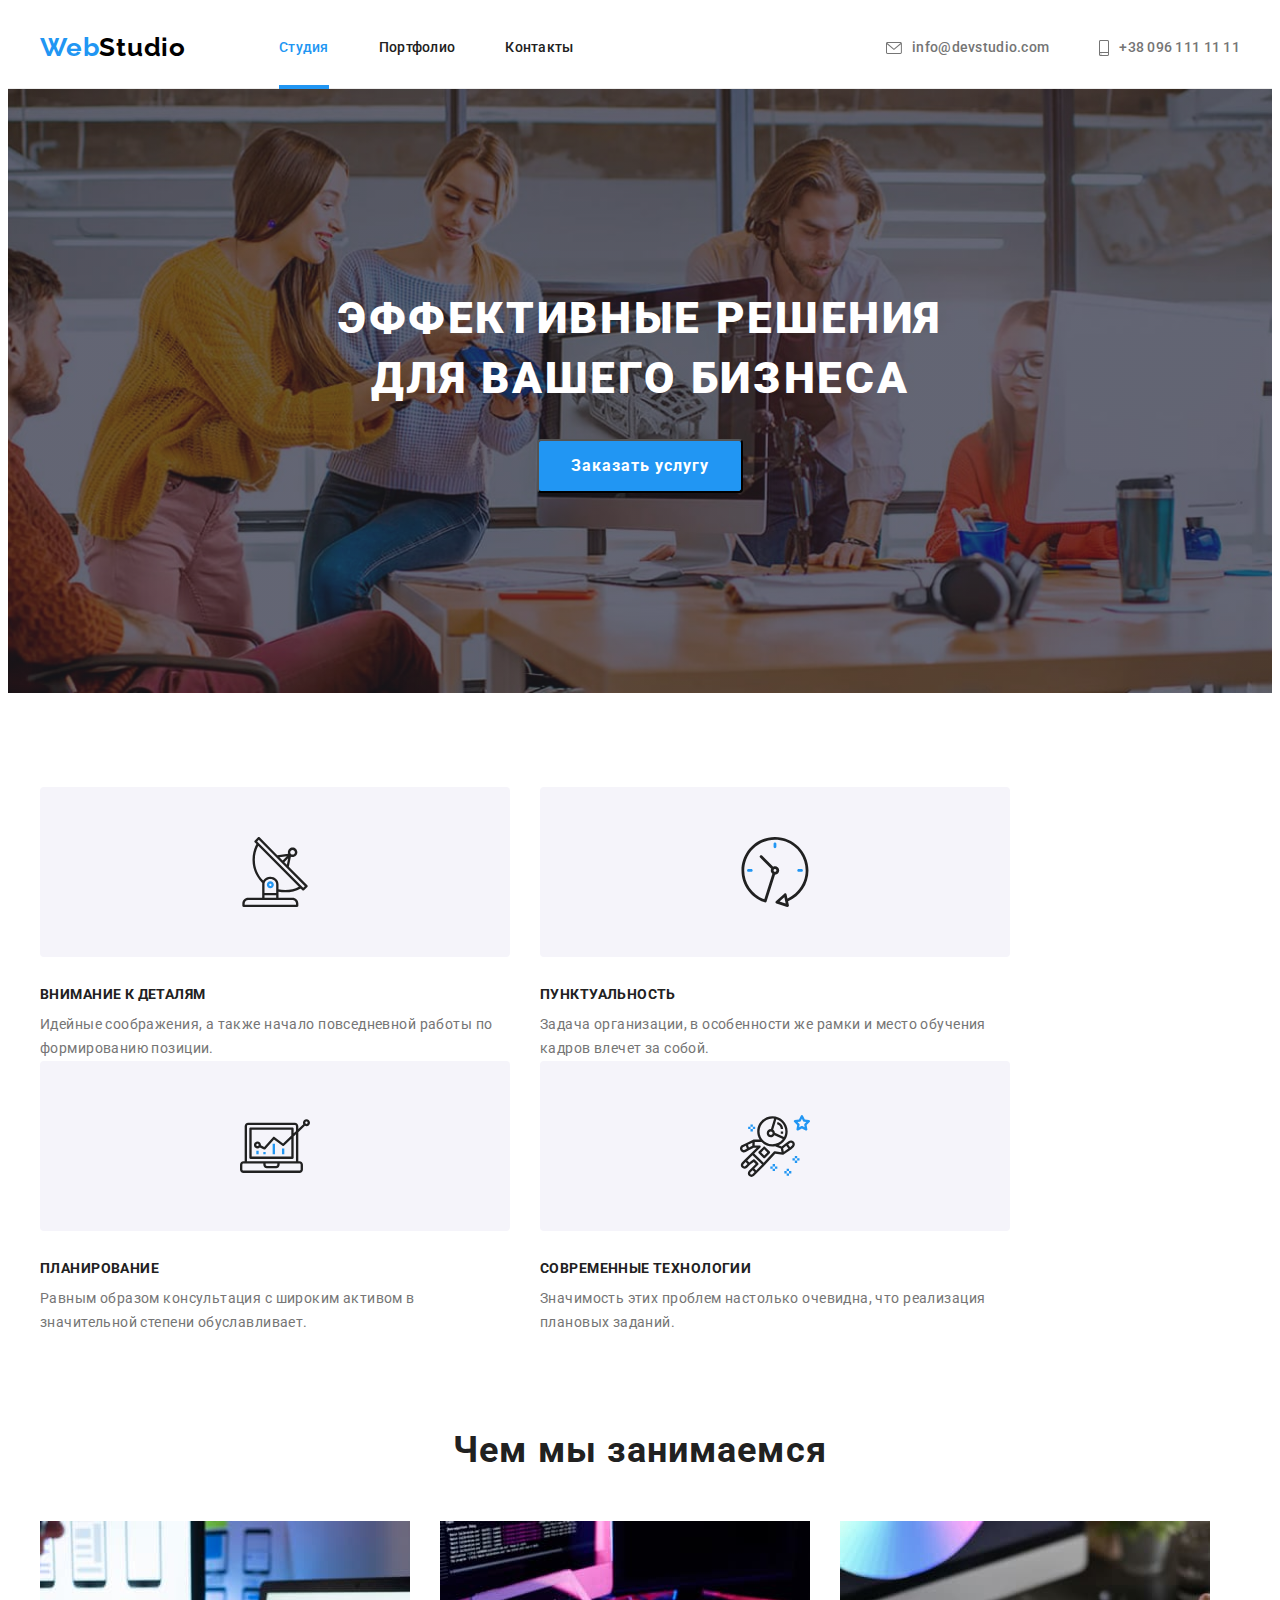
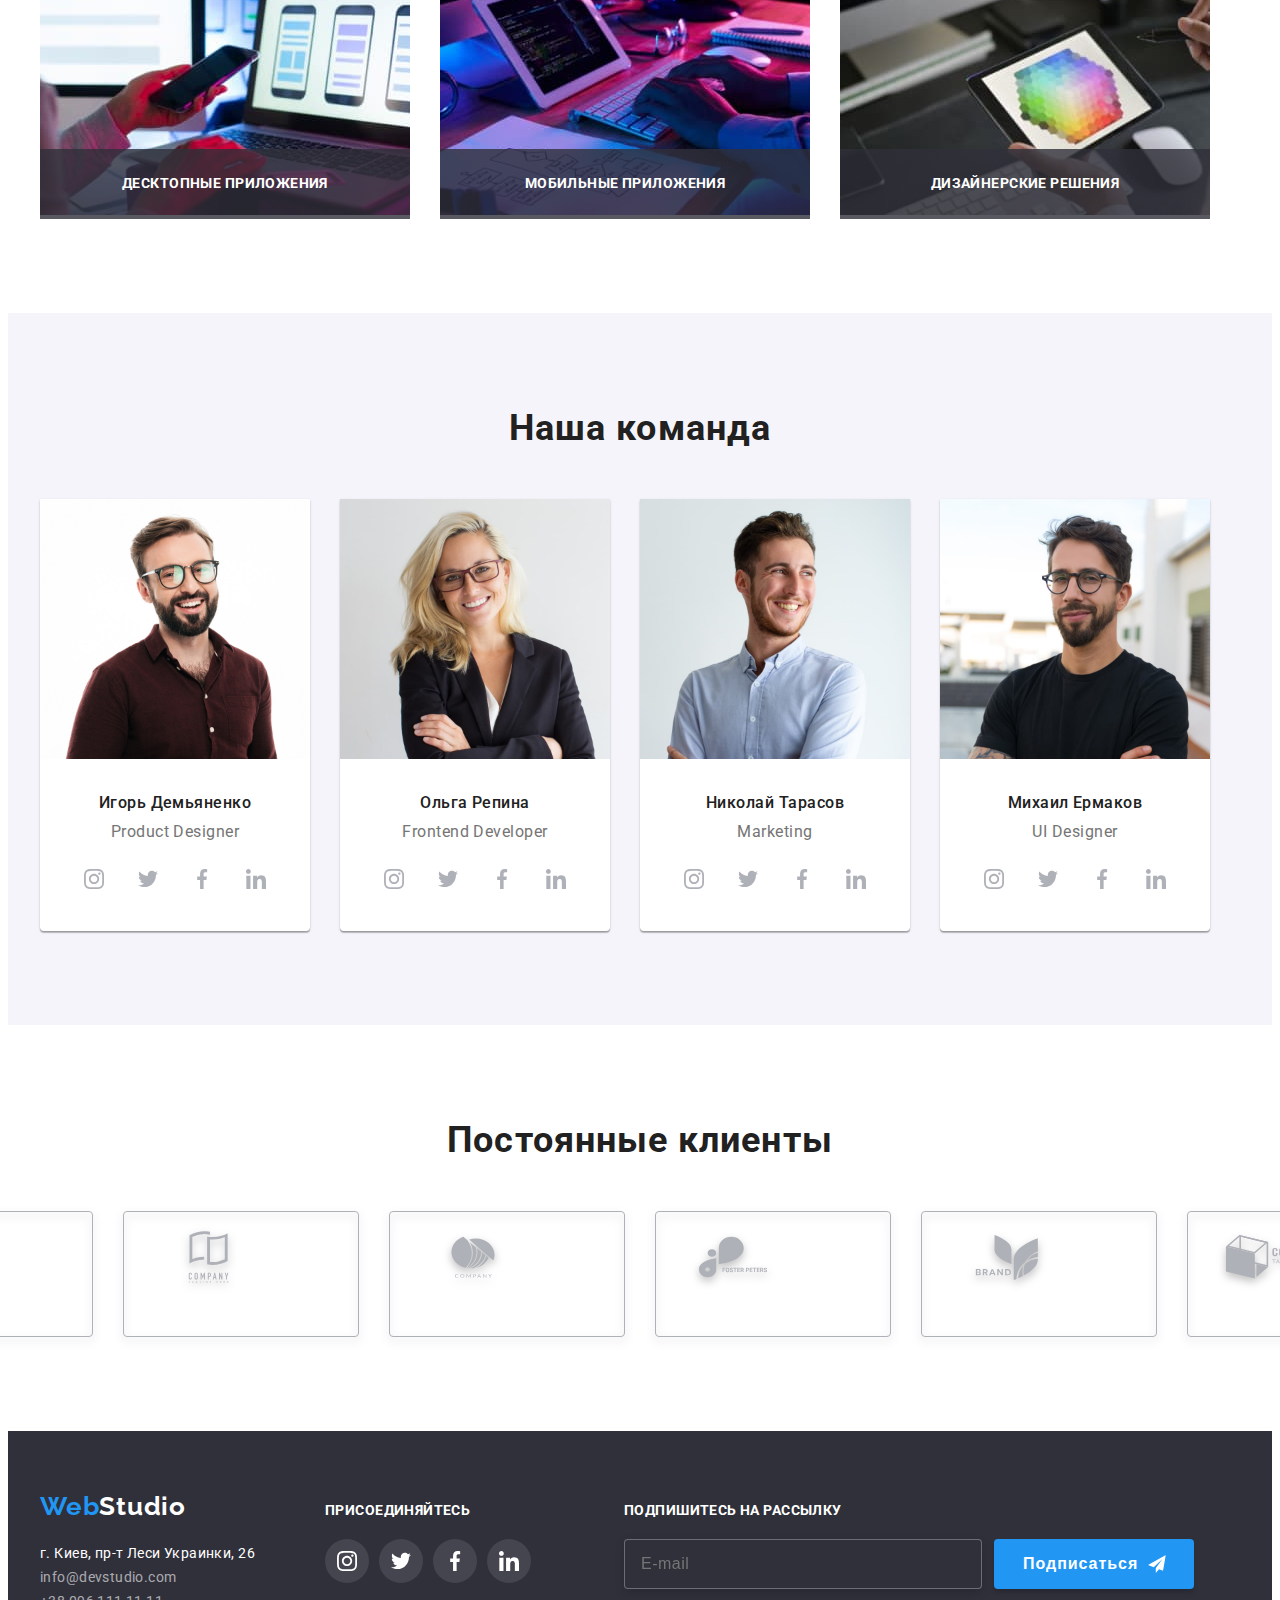
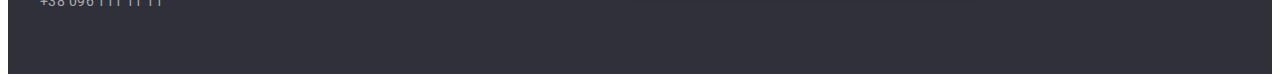
<file: index.html>
<!DOCTYPE html>
<html lang="ru">
  <head>
    <meta charset="UTF-8" />
    <meta http-equiv="X-UA-Compatible" content="IE=edge" />
    <meta name="viewport" content="width=device-width, initial-scale=1.0" />
    <title>Git rules!</title>
    <link rel="preconnect" href="https://fonts.googleapis.com" />
    <link rel="preconnect" href="https://fonts.gstatic.com" crossorigin />
    <link
      href="https://fonts.googleapis.com/css2?family=Raleway:wght@700&family=Roboto:wght@400;500;700;900&display=swap"
      rel="stylesheet"
    />
    <link
      rel="stylesheet"
      href="https://cdnjs.cloudflare.com/ajax/libs/modern-normalize/1.1.0/modern-normalize.min.css"
      integrity="sha512-wpPYUAdjBVSE4KJnH1VR1HeZfpl1ub8YT/NKx4PuQ5NmX2tKuGu6U/JRp5y+Y8XG2tV+wKQpNHVUX03MfMFn9Q=="
      crossorigin="anonymous"
      referrerpolicy="no-referrer"
    />
    <link rel="stylesheet" href="./css/style.css" />
    <link rel="stylesheet" href="./css/main.min.css" />
  </head>
  <body>
    <header class="header">
      <div class="container">
        <nav class="header__navigation">
          <a lang="en" href="" class="header__logo-web link"
            >Web<span class="header__logo-studio link">Studio</span>
          </a>
          <ul class="header__list list">
            <li class="header__item"><a class="header__studio link" href="">Студия</a></li>
            <li class="header__item">
              <a class="header__potfolio link" href="./portfolio.html">Портфолио</a>
            </li>
            <li class="header__item"><a class="header__contact link" href="">Контакты</a></li>
          </ul>
        </nav>
        <ul class="header__right list">
          <li class="header__right-item">
            <a class="header__email link" href="mailto:info@devstudio.com">
              <svg class="header__icons" width="16" height="12">
                <use class="icons__envelope" href="./images/icons.svg#icon-envelope"></use>
              </svg>
              info@devstudio.com</a
            >
          </li>
          <li class="header__right-item">
            <a class="header__tel link" href="tel:+380961111111">
              <svg class="header__icons" width="10" height="16">
                <use class="icons__smartphone" href="./images/icons.svg#icon-smartphone"></use>
              </svg>
              +38 096 111 11 11</a
            >
          </li>
        </ul>
      </div>
    </header>
    <main>
      <section class="hero">
        <h1 class="hero__title">Эффективные решения для вашего бизнеса</h1>
        <button class="hero__button" type="button" data-modal-open>Заказать услугу</button>
      </section>
      <section class="peculiarities">
        <div class="container">
          <ul class="peculiarities__list">
            <li class="peculiarities__main list">
              <div class="peculiarities__icons list">
                <svg class="peculiarities__icons-icons">
                  <use class="antenna" href="./images/icons.svg#icon-antenna"></use>
                </svg>
              </div>
              <h3 class="peculiarities__main-title">Внимание к деталям</h3>
              <p class="peculiarities__main-title-org">
                Идейные соображения, а также начало повседневной работы по формированию позиции.
              </p>
            </li>
            <li class="peculiarities__main list">
              <div class="peculiarities__icons list">
                <svg class="peculiarities__icons-icons">
                  <use class="clock" href="./images/icons.svg#icon-clock"></use>
                </svg>
              </div>
              <h3 class="peculiarities__main-title">Пунктуальность</h3>
              <p class="peculiarities__main-title-org">
                Задача организации, в особенности же рамки и место обучения кадров влечет за собой.
              </p>
            </li>
            <li class="peculiarities__main list">
              <div class="peculiarities__icons list">
                <svg class="peculiarities__icons-icons">
                  <use class="diagram" href="./images/icons.svg#icon-diagram"></use>
                </svg>
              </div>
              <h3 class="peculiarities__main-title">Планирование</h3>
              <p class="peculiarities__main-title-org">
                Равным образом консультация с широким активом в значительной степени обуславливает.
              </p>
            </li>
            <li class="peculiarities__main list">
              <div class="peculiarities__icons list">
                <svg class="peculiarities__icons-icons">
                  <use class="astronaut" href="./images/icons.svg#icon-astronaut"></use>
                </svg>
              </div>
              <h3 class="peculiarities__main-title">Современные технологии</h3>
              <p class="peculiarities__main-title-org">
                Значимость этих проблем настолько очевидна, что реализация плановых заданий.
              </p>
            </li>
          </ul>
        </div>
      </section>
      <section class="doing">
        <div class="container">
          <h2 class="doing__title">Чем мы занимаемся</h2>
          <ul class="doing__image list">
            <li class="doing__image-pictures">
              <img src="./images/doing/img1.jpg" alt="Разработка сайта" width="370" height="294" />
              <h3 class="doing__kind">Десктопные приложения</h3>
            </li>
            <li class="doing__image-pictures">
              <img src="./images/doing/img2.jpg" alt="Дизайн" width="370" height="294" />
              <h3 class="doing__kind">Мобильные приложения</h3>
            </li>
            <li class="doing__image-pictures">
              <img src="./images/doing/img3.jpg" alt="Графика и цвет" width="370" height="294" />
              <h3 class="doing__kind">Дизайнерские решения</h3>
            </li>
          </ul>
        </div>
      </section>
      <section class="team">
        <div class="container">
          <h2 class="team__title">Наша команда</h2>
          <ul class="team__worker list">
            <li class="team__worker-about">
              <img
                class="cards-workers"
                src="./images/team/demyanenko.jpg"
                alt="Игорь Демьяненко"
                width="270"
                height="260"
              />
              <div class="team__name-function-worker">
                <h3 class="team__worker-about-name">Игорь Демьяненко</h3>
                <p class="team__worker-function" lang="en">Product Designer</p>
                <ul class="team__worker-socials">
                  <li class="team__socials-item list">
                    <a class="team__socials-link link" href="">
                      <svg class="team__socials-icons" width="20" height="20">
                        <use class="instagram" href="./images/icons.svg#icon-instagram"></use>
                      </svg>
                    </a>
                  </li>
                  <li class="team__socials-item list">
                    <a class="team__socials-link link" href="">
                      <svg class="team__socials-icons" width="20" height="20">
                        <use class="twitter" href="./images/icons.svg#icon-twitter"></use>
                      </svg>
                    </a>
                  </li>
                  <li class="team__socials-item list">
                    <a class="team__socials-link link" href="">
                      <svg class="team__socials-icons" width="20" height="20">
                        <use class="facebook" href="./images/icons.svg#icon-facebook"></use>
                      </svg>
                    </a>
                  </li>
                  <li class="team__socials-item list">
                    <a class="team__socials-link link" href="">
                      <svg class="team__socials-icons" width="20" height="20">
                        <use class="linkedin" href="./images/icons.svg#icon-linkedin"></use>
                      </svg>
                    </a>
                  </li>
                </ul>
              </div>
            </li>
            <li class="team__worker-about">
              <img
                class="cards-workers"
                src="./images/team/repina.jpg"
                alt="Ольга Репина"
                width="270"
                height="260"
              />
              <div class="team__name-function-worker">
                <h3 class="team__worker-about-name">Ольга Репина</h3>
                <p class="team__worker-function" lang="en">Frontend Developer</p>
                <ul class="team__worker-socials">
                  <li class="team__socials-item list">
                    <a class="team__socials-link link" href="">
                      <svg class="team__socials-icons" width="20" height="20">
                        <use class="instagram" href="./images/icons.svg#icon-instagram"></use>
                      </svg>
                    </a>
                  </li>
                  <li class="team__socials-item list">
                    <a class="team__socials-link link" href="">
                      <svg class="team__socials-icons" width="20" height="20">
                        <use class="twitter" href="./images/icons.svg#icon-twitter"></use>
                      </svg>
                    </a>
                  </li>
                  <li class="team__socials-item list">
                    <a class="team__socials-link link" href="">
                      <svg class="team__socials-icons" width="20" height="20">
                        <use class="facebook" href="./images/icons.svg#icon-facebook"></use>
                      </svg>
                    </a>
                  </li>
                  <li class="team__socials-item list">
                    <a class="team__socials-link link" href="">
                      <svg class="team__socials-icons" width="20" height="20">
                        <use class="linkedin" href="./images/icons.svg#icon-linkedin"></use>
                      </svg>
                    </a>
                  </li>
                </ul>
              </div>
            </li>
            <li class="team__worker-about">
              <img
                class="cards-workers"
                src="./images/team/tarasov.jpg"
                alt="Николай Тарасов"
                width="270"
                height="260"
              />
              <div class="team__name-function-worker">
                <h3 class="team__worker-about-name">Николай Тарасов</h3>
                <p class="team__worker-function" lang="en">Marketing</p>
                <ul class="team__worker-socials">
                  <li class="team__socials-item list">
                    <a class="team__socials-link link" href="">
                      <svg class="team__socials-icons" width="20" height="20">
                        <use class="instagram" href="./images/icons.svg#icon-instagram"></use>
                      </svg>
                    </a>
                  </li>
                  <li class="team__socials-item list">
                    <a class="team__socials-link link" href="">
                      <svg class="team__socials-icons" width="20" height="20">
                        <use class="twitter" href="./images/icons.svg#icon-twitter"></use>
                      </svg>
                    </a>
                  </li>
                  <li class="team__socials-item list">
                    <a class="team__socials-link link" href="">
                      <svg class="team__socials-icons" width="20" height="20">
                        <use class="facebook" href="./images/icons.svg#icon-facebook"></use>
                      </svg>
                    </a>
                  </li>
                  <li class="team__socials-item list">
                    <a class="team__socials-link link" href="">
                      <svg class="team__socials-icons" width="20" height="20">
                        <use class="linkedin" href="./images/icons.svg#icon-linkedin"></use>
                      </svg>
                    </a>
                  </li>
                </ul>
              </div>
            </li>
            <li class="team__worker-about">
              <img
                class="cards-workers"
                src="./images/team/ermakov.jpg"
                alt="Михаил Ермаков"
                width="270"
                height="260"
              />
              <div class="team__name-function-worker">
                <h3 class="team__worker-about-name">Михаил Ермаков</h3>
                <p class="team__worker-function" lang="en">UI Designer</p>
                <ul class="team__worker-socials">
                  <li class="team__socials-item list">
                    <a class="team__socials-link link" href="">
                      <svg class="team__socials-icons" width="20" height="20">
                        <use class="instagram" href="./images/icons.svg#icon-instagram"></use>
                      </svg>
                    </a>
                  </li>
                  <li class="team__socials-item list">
                    <a class="team__socials-link link" href="">
                      <svg class="team__socials-icons" width="20" height="20">
                        <use class="twitter" href="./images/icons.svg#icon-twitter"></use>
                      </svg>
                    </a>
                  </li>
                  <li class="team__socials-item list">
                    <a class="team__socials-link link" href="">
                      <svg class="team__socials-icons" width="20" height="20">
                        <use class="facebook" href="./images/icons.svg#icon-facebook"></use>
                      </svg>
                    </a>
                  </li>
                  <li class="team__socials-item list">
                    <a class="team__socials-link link" href="">
                      <svg class="team__socials-icons" width="20" height="20">
                        <use class="linkedin" href="./images/icons.svg#icon-linkedin"></use>
                      </svg>
                    </a>
                  </li>
                </ul>
              </div>
            </li>
          </ul>
        </div>
      </section>
      <section class="clients">
        <div class="container">
          <h2 class="clients__title">Постоянные клиенты</h2>
          <ul class="clients__icons list">
            <li class="clients__icons-cards">
              <a class="clients__icons-number" href="">
                <svg class="clients__icons-number-cards">
                  <use class="one" href="./images/icons.svg#icon-one"></use>
                </svg>
              </a>
            </li>
            <li class="clients__icons-cards">
              <a class="clients__icons-number" href="">
                <svg class="clients__icons-number-cards">
                  <use class="two" href="./images/icons.svg#icon-two"></use>
                </svg>
              </a>
            </li>
            <li class="clients__icons-cards">
              <a class="clients__icons-number" href="">
                <svg class="clients__icons-number-cards">
                  <use class="three" href="./images/icons.svg#icon-three"></use>
                </svg>
              </a>
            </li>
            <li class="clients__icons-cards">
              <a class="clients__icons-number" href="">
                <svg class="clients__icons-number-cards">
                  <use class="four" href="./images/icons.svg#icon-four"></use>
                </svg>
              </a>
            </li>
            <li class="clients__icons-cards">
              <a class="clients__icons-number" href="">
                <svg class="clients__icons-number-cards">
                  <use class="five" href="./images/icons.svg#icon-five"></use>
                </svg>
              </a>
            </li>
            <li class="clients__icons-cards">
              <a class="clients__icons-number" href="">
                <svg class="clients__icons-number-cards">
                  <use class="six" href="./images/icons.svg#icon-six"></use>
                </svg>
              </a>
            </li>
          </ul>
        </div>
      </section>
    </main>
    <footer class="footer">
      <div class="footer__logo-together container">
        <div class="footer__logo">
          <a lang="en" href="" class="footer__logo-web link"
            >Web<span class="footer__logo-studio link">Studio</span>
          </a>
          <address class="footer__adress">
            <ul class="footer__adress list">
              <li class="footer__item">
                <a
                  class="footer__adress-map link"
                  href="https://goo.gl/maps/Y9BvovTNRjRQ5Cvj7"
                  target="_blank"
                  rel="noreferrer noopener"
                  >г. Киев, пр-т Леси Украинки, 26</a
                >
              </li>
              <li class="footer__item">
                <a class="footer__email link" href="mailto:info@devstudio.com"
                  >info@devstudio.com</a
                >
              </li>
              <li class="footer__item">
                <a class="footer__tel link" href="tel:+380961111111">+38 096 111 11 11</a>
              </li>
            </ul>
          </address>
        </div>
        <div class="footer-together">
          <p class="footer-together__title">присоединяйтесь</p>
          <ul class="footer-together__socials">
            <li class="footer-together__item list">
              <a class="footer-together__link link" href="">
                <svg class="footer-together__icons" width="20" height="20">
                  <use class="instagram" href="./images/icons.svg#icon-instagram"></use>
                </svg>
              </a>
            </li>
            <li class="footer-together__item list">
              <a class="footer-together__link link" href="">
                <svg class="footer-together__icons" width="20" height="20">
                  <use class="twitter" href="./images/icons.svg#icon-twitter"></use>
                </svg>
              </a>
            </li>
            <li class="footer-together__item list">
              <a class="footer-together__link link" href="">
                <svg class="footer-together__icons" width="20" height="20">
                  <use class="facebook" href="./images/icons.svg#icon-facebook"></use>
                </svg>
              </a>
            </li>
            <li class="footer-together__item list">
              <a class="footer-together__link link" href="">
                <svg class="footer-together__icons" width="20" height="20">
                  <use class="linkedin" href="./images/icons.svg#icon-linkedin"></use>
                </svg>
              </a>
            </li>
          </ul>
        </div>
        <div class="footer-subscribe">
          <p class="footer-subscribe__text">Подпишитесь на рассылку</p>
          <div class="footer-subscribe__contact">
            <input type="email" class="footer-subscribe__email" placeholder="E-mail" />
            <button type="submit" class="footer-subscribe__button">
              Подписаться
              <svg class="footer-subscribe__icons" width="24" height="24">
                <use class="telegramsend" href="./images/icons.svg#icon-telegramsend"></use>
              </svg>
            </button>
          </div>
        </div>
      </div>
    </footer>
    <div class="backdrop is-hidden" data-modal is-hidden>
      <div class="modal">
        <button type="button" class="modal__open" data-modal-close>
          <svg class="modal__open-modal">
            <use class="modal__icon-close" href="./images/icons.svg#icon-close"></use>
          </svg>
        </button>
        <form action="#" class="modal__form">
          <p class="modal__text">Оставьте свои данные, мы вам перезвоним</p>
          <div class="modal-form__field">
            <label for="input-name" class="modal-form__label">Имя</label>
            <span class="modal-form__input-wrap">
              <input type="text" id="input-name" class="modal-form__input" name="user-name" />
              <svg class="modal-form__icon">
                <use class="modal-form__person" href="./images/icons.svg#icon-person"></use>
              </svg>
            </span>
          </div>
          <div class="modal-form__field">
            <label for="input-tel" class="modal-form__label">Телефон</label>
            <span class="modal-form__input-wrap">
              <input type="tel" id="input-tel" class="modal-form__input" name="user-tel" />
              <svg class="modal-form__icon">
                <use class="modal-form__phone" href="./images/icons.svg#icon-phone"></use>
              </svg>
            </span>
          </div>
          <div class="modal-form__field">
            <label for="input-email" class="modal-form__label">Почта</label>
            <span class="modal-form__input-wrap">
              <input type="email" id="input-email" class="modal-form__input" name="user-email" />
              <svg class="modal-form__icon">
                <use class="modal-form__email" href="./images/icons.svg#icon-email"></use>
              </svg>
            </span>
          </div>
          <div class="modal-form__field">
            <label for="comment" class="modal-form__comment">Комментарий</label>
            <textarea
              name="modal-comment"
              id="comment"
              placeholder="Введите текст"
              class="modal__comment"
            ></textarea>
          </div>
          <div class="modal-form-checkbox">
            <input type="checkbox" id="check" name="policy" class="modal-form-checkbox__checkbox" />
            <label for="check" class="modal-form-checkbox__check">
              <span class="modal-form-checkbox__icon-check">
                <svg class="modal-form-checkbox__modal-icon-check" width="11" height="8">
                  <use class="modal-check" href="./images/icons.svg#icon-vector"></use>
                </svg>
              </span>
              Соглашаюсь с рассылкой и принимаю
              <a href="" class="modal-form-checkbox__check-contract">Условия договора</a></label
            >
          </div>
          <button type="submit" class="modal__button-submit">Отправить</button>
        </form>
      </div>
    </div>
    <script src="./js/modal.js"></script>
  </body>
</html>
</file>
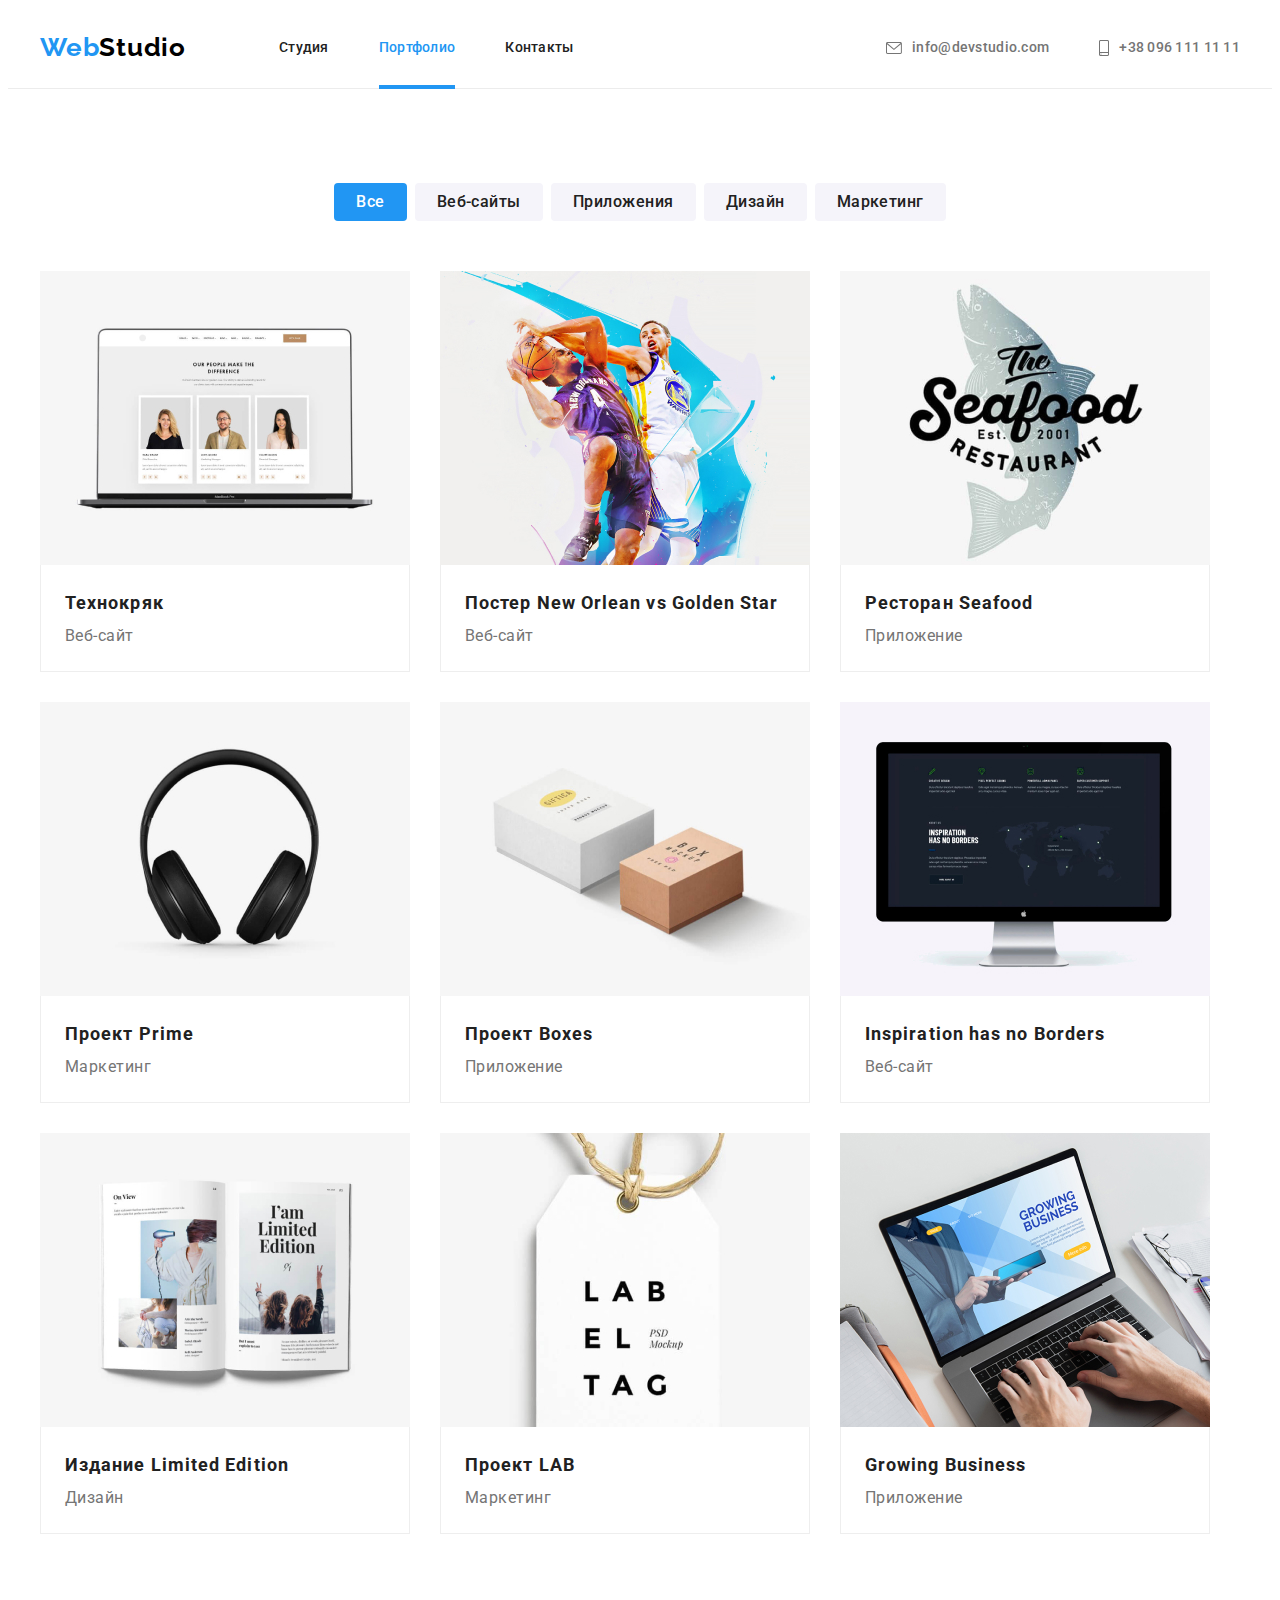
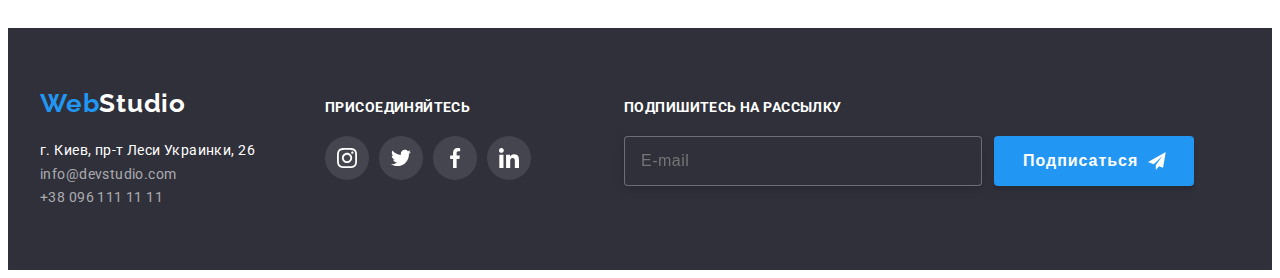
<file: portfolio.html>
<!DOCTYPE html>
<html lang="ru">
  <head>
    <meta charset="UTF-8" />
    <meta http-equiv="X-UA-Compatible" content="IE=edge" />
    <meta name="viewport" content="width=device-width, initial-scale=1.0" />
    <title>Document</title>
    <link rel="preconnect" href="https://fonts.googleapis.com" />
    <link rel="preconnect" href="https://fonts.gstatic.com" crossorigin />
    <link
      href="https://fonts.googleapis.com/css2?family=Raleway:wght@700&family=Roboto:wght@400;500;700;900&display=swap"
      rel="stylesheet"
    />
    <link
      rel="stylesheet"
      href="https://cdnjs.cloudflare.com/ajax/libs/modern-normalize/1.1.0/modern-normalize.min.css"
      integrity="sha512-wpPYUAdjBVSE4KJnH1VR1HeZfpl1ub8YT/NKx4PuQ5NmX2tKuGu6U/JRp5y+Y8XG2tV+wKQpNHVUX03MfMFn9Q=="
      crossorigin="anonymous"
      referrerpolicy="no-referrer"
    />
    <link rel="stylesheet" href="./css/style.css" />
    <link rel="stylesheet" href="./css/main.min.css" />
  </head>
  <body>
    <header class="header">
      <div class="container">
        <nav class="header__navigation">
          <a lang="en" href="" class="header__logo-web link"
            >Web<span class="header__logo-studio link">Studio</span>
          </a>
          <ul class="header__list list">
            <li class="header__item">
              <a class="header__studio-second link" href="./index.html">Студия</a>
            </li>
            <li class="header__item">
              <a class="header__potfolio-second link" href="">Портфолио</a>
            </li>
            <li class="header__item"><a class="header__contact link" href="">Контакты</a></li>
          </ul>
        </nav>
        <ul class="header__right list">
          <li class="header__right-item">
            <a class="header__email link" href="mailto:info@devstudio.com">
              <svg class="header__icons" width="16" height="12">
                <use class="icons__envelope" href="./images/icons.svg#icon-envelope"></use>
              </svg>
              info@devstudio.com</a
            >
          </li>
          <li class="header__right-item">
            <a class="header__tel link" href="tel:+380961111111">
              <svg class="header__icons" width="10" height="16">
                <use class="icons__smartphone" href="./images/icons.svg#icon-smartphone"></use>
              </svg>
              +38 096 111 11 11</a
            >
          </li>
        </ul>
      </div>
    </header>
    <main class="main">
      <section class="main__buttons">
        <div class="container">
          <ul class="main-buttons__list list">
            <li class="main-buttons__item">
              <button class="main-button__all" type="button">Все</button>
            </li>
            <li class="main-buttons__item">
              <button class="main-button-other" type="button">Веб-сайты</button>
            </li>
            <li class="main-buttons__item">
              <button class="main-button-other" type="button">Приложения</button>
            </li>
            <li class="main-buttons__item">
              <button class="main-button-other" type="button">Дизайн</button>
            </li>
            <li class="main-buttons__item">
              <button class="main-button-other" type="button">Маркетинг</button>
            </li>
          </ul>
          <ul class="projects-list list">
            <li class="projects-information">
              <a class="projects-information-link link" href="">
                <div class="projects-cards-text">
                  <img
                    class="projects-cards"
                    src="./imgportfolio/tehnokryak.jpg"
                    alt="Технокряк"
                    width="370"
                    height="294"
                  />
                  <p class="projects-information-text">
                    Технокряк это современная площадка распространения коронавируса. Компании
                    используют эту платформу для цифрового шпионажа и атак на защищённые сервера
                    конкурентов.
                  </p>
                </div>
                <div class="cards-name">
                  <h3 class="projects-name">Технокряк</h3>
                  <p class="projects-type">Веб-сайт</p>
                </div>
              </a>
            </li>
            <li class="projects-information">
              <a class="projects-information-link link" href="">
                <img
                  class="projects-cards"
                  src="./imgportfolio/star.jpg"
                  alt="Постер New Orlean vs Golden Star"
                  width="370"
                  height="294"
                />
                <div class="cards-name">
                  <h3 class="projects-name">
                    Постер <span lang="en">New Orlean vs Golden Star</span>
                  </h3>
                  <p class="projects-type">Веб-сайт</p>
                </div>
              </a>
            </li>
            <li class="projects-information">
              <a class="projects-information-link link" href="">
                <img
                  class="projects-cards"
                  src="./imgportfolio/seafood.jpg"
                  alt="Ресторан Seafood"
                  width="370"
                  height="294"
                />
                <div class="cards-name">
                  <h3 class="projects-name">Ресторан <span lang="en">Seafood</span></h3>
                  <p class="projects-type">Приложение</p>
                </div>
              </a>
            </li>
            <li class="projects-information">
              <a class="projects-information-link link" href="">
                <img
                  class="projects-cards"
                  src="./imgportfolio/prime.jpg"
                  alt="Проект Prime"
                  width="370"
                  height="294"
                />
                <div class="cards-name">
                  <h3 class="projects-name">Проект <span lang="en">Prime</span></h3>
                  <p class="projects-type">Маркетинг</p>
                </div>
              </a>
            </li>
            <li class="projects-information">
              <a class="projects-information-link link" href="">
                <img
                  class="projects-cards"
                  src="./imgportfolio/boxes.jpg"
                  alt="Проект Boxes"
                  width="370"
                  height="294"
                />
                <div class="cards-name">
                  <h3 class="projects-name">Проект <span lang="en">Boxes</span></h3>
                  <p class="projects-type">Приложение</p>
                </div>
              </a>
            </li>
            <li class="projects-information">
              <a class="projects-information-link link" href="">
                <img
                  class="projects-cards"
                  src="./imgportfolio/borders.jpg"
                  alt="Inspiration has no Borders"
                  width="370"
                  height="294"
                />
                <div class="cards-name">
                  <h3 class="projects-name" lang="en">Inspiration has no Borders</h3>
                  <p class="projects-type">Веб-сайт</p>
                </div>
              </a>
            </li>
            <li class="projects-information">
              <a class="projects-information-link link" href="">
                <img
                  class="projects-cards"
                  src="./imgportfolio/edition.jpg"
                  alt="Издание Limited Edition"
                  width="370"
                  height="294"
                />
                <div class="cards-name">
                  <h3 class="projects-name">Издание <span lang="en">Limited Edition</span></h3>
                  <p class="projects-type">Дизайн</p>
                </div>
              </a>
            </li>
            <li class="projects-information">
              <a class="projects-information-link link" href="">
                <img
                  class="projects-cards"
                  src="./imgportfolio/lab.jpg"
                  alt="Проект LAB"
                  width="370"
                  height="294"
                />
                <div class="cards-name">
                  <h3 class="projects-name">Проект <span lang="en">LAB</span></h3>
                  <p class="projects-type">Маркетинг</p>
                </div>
              </a>
            </li>
            <li class="projects-information">
              <a class="projects-information-link link" href="">
                <img
                  class="projects-cards"
                  src="./imgportfolio/business.jpg"
                  alt="Growing Business"
                  width="370"
                  height="294"
                />
                <div class="cards-name">
                  <h3 class="projects-name" lang="en">Growing Business</h3>
                  <p class="projects-type">Приложение</p>
                </div>
              </a>
            </li>
          </ul>
        </div>
      </section>
    </main>
    <footer class="footer">
      <div class="footer__logo-together container">
        <div class="footer__logo">
          <a lang="en" href="" class="footer__logo-web link"
            >Web<span class="footer__logo-studio link">Studio</span>
          </a>
          <address class="footer__adress">
            <ul class="footer__adress list">
              <li class="footer__item">
                <a
                  class="footer__adress-map link"
                  href="https://goo.gl/maps/Y9BvovTNRjRQ5Cvj7"
                  target="_blank"
                  rel="noreferrer noopener"
                  >г. Киев, пр-т Леси Украинки, 26</a
                >
              </li>
              <li class="footer__item">
                <a class="footer__email link" href="mailto:info@devstudio.com"
                  >info@devstudio.com</a
                >
              </li>
              <li class="footer__item">
                <a class="footer__tel link" href="tel:+380961111111">+38 096 111 11 11</a>
              </li>
            </ul>
          </address>
        </div>
        <div class="footer-together">
          <p class="footer-together__title">присоединяйтесь</p>
          <ul class="footer-together__socials">
            <li class="footer-together__item list">
              <a class="footer-together__link link" href="">
                <svg class="footer-together__icons" width="20" height="20">
                  <use class="instagram" href="./images/icons.svg#icon-instagram"></use>
                </svg>
              </a>
            </li>
            <li class="footer-together__item list">
              <a class="footer-together__link link" href="">
                <svg class="footer-together__icons" width="20" height="20">
                  <use class="twitter" href="./images/icons.svg#icon-twitter"></use>
                </svg>
              </a>
            </li>
            <li class="footer-together__item list">
              <a class="footer-together__link link" href="">
                <svg class="footer-together__icons" width="20" height="20">
                  <use class="facebook" href="./images/icons.svg#icon-facebook"></use>
                </svg>
              </a>
            </li>
            <li class="footer-together__item list">
              <a class="footer-together__link link" href="">
                <svg class="footer-together__icons" width="20" height="20">
                  <use class="linkedin" href="./images/icons.svg#icon-linkedin"></use>
                </svg>
              </a>
            </li>
          </ul>
        </div>
        <div class="footer-subscribe">
          <p class="footer-subscribe__text">Подпишитесь на рассылку</p>
          <div class="footer-subscribe__contact">
            <input type="email" class="footer-subscribe__email" placeholder="E-mail" />
            <button type="submit" class="footer-subscribe__button">
              Подписаться
              <svg class="footer-subscribe__icons" width="24" height="24">
                <use class="telegramsend" href="./images/icons.svg#icon-telegramsend"></use>
              </svg>
            </button>
          </div>
        </div>
      </div>
    </footer>
  </body>
</html>
</file>
<file: css/style.css>
/*-----HEADER--- */

/*----HERO----*/

/*-----Peculiarities-----*/

/*----MAIN-BUTTONS-AND-PROJECTS----*/

/*----DOING-----*/

/*---TEAM----*/

/*----FOOTER----*/

/*MODAL*/
</file>
<file: css/main.min.css>
:root{--main-title-colore: #ffffff;--second-title-color: #212121;--main-text-color: #757575;--accent-color: #2196f3;--timing-function: cubic-bezier(0.4, 0, 0.2, 1);--time: 250ms}body{font-family:'Roboto', sans-serif;color:var(--main-text-color)}p,h1,h2,h3,h4,h5,h6,ul{margin-top:0;margin-bottom:0}ul{padding-left:0}.list{list-style:none}.link{text-decoration:none}.container{width:1200px;padding-left:15px;padding-right:15px;margin:0 auto}.header{border-bottom:1px solid #ececec}.header .container{display:flex;align-items:center;padding-top:0;padding-bottom:0}.header__logo-web{font-family:Raleway;font-weight:700;font-size:26px;line-height:1.19;padding-top:24px;padding-bottom:25px;letter-spacing:0.03em;color:#2196f3}.header__logo-studio{font-family:Raleway;font-weight:700;font-size:26px;line-height:1.19;padding-top:24px;padding-bottom:25px;letter-spacing:0.03em;color:#000000}.header__navigation{display:flex;align-items:center}.header__list{display:flex;margin-left:93px}.header__right{display:flex;margin-left:auto}.header__list .header__item:not(:last-child){margin-right:50px}.header__item .link{display:block;padding-top:32px;padding-bottom:32px}.header__right .header__right-item+.header__right-item{margin-left:50px}.header__studio{position:relative;font-weight:500;font-size:14px;line-height:1.14;padding-top:32px;padding-bottom:32px;letter-spacing:0.02em;color:#2196f3}.header__studio::after{content:'';position:absolute;left:0px;bottom:-1px;display:block;width:100%;height:4px;background-color:var(--accent-color)}.header__studio-second{font-weight:500;font-size:14px;line-height:1.14;padding-top:32px;padding-bottom:32px;letter-spacing:0.02em;color:#212121;transition:color var(--time) var(--timing-function)}.header__studio-second:hover,.header__studio-second:focus{color:var(--accent-color)}.header__potfolio{font-weight:500;font-size:14px;line-height:1.14;padding-top:32px;padding-bottom:32px;letter-spacing:0.02em;color:#212121;transition:color var(--time) var(--timing-function)}.header__potfolio:hover,.header__potfolio:focus{color:var(--accent-color)}.header__potfolio-second{position:relative;font-weight:500;font-size:14px;line-height:1.14;padding-top:32px;padding-bottom:32px;letter-spacing:0.02em;color:#2196f3}.header__potfolio-second::after{content:'';position:absolute;left:0px;bottom:-1px;display:block;width:100%;height:4px;background-color:var(--accent-color)}.header__contact{font-weight:500;font-size:14px;line-height:1.14;letter-spacing:0.02em;color:#212121;transition:color var(--time) var(--timing-function)}.header__contact:hover,.header__contact:focus{color:var(--accent-color)}.icons__envelope{display:block;fill:var(--main-text-color);transition:fill var(--time) var(--timing-function)}.header__email:hover .icons__envelope,.header__email:focus .icons__envelope{fill:var(--accent-color)}.icons__smartphone{display:block;fill:var(--main-text-color);transition:fill var(--time) var(--timing-function)}.header__tel:hover .icons__smartphone,.header__tel:focus .icons__smartphone{fill:var(--accent-color)}.header__icons{margin-right:10px}.header__email{display:flex;align-items:center;font-weight:500;font-size:14px;line-height:1.14;letter-spacing:0.02em;color:#757575;padding-top:32px;padding-bottom:32px;transition:color var(--time) var(--timing-function)}.header__email:hover,.header__email:focus{color:var(--accent-color)}.header__tel{display:flex;align-items:center;font-weight:500;font-size:14px;line-height:1.14;letter-spacing:0.02em;color:#757575;padding-top:32px;padding-bottom:32px;transition:color var(--time) var(--timing-function)}.header__tel:hover,.header__tel:focus{color:var(--accent-color)}.hero{max-width:1600px;padding-top:200px;padding-bottom:200px;background-image:linear-gradient(rgba(47,48,58,0.4), rgba(47,48,58,0.4)),url(../images/hero.jpg);background-repeat:no-repeat;background-position:center;background-size:cover;margin-left:auto;margin-right:auto}.hero__title{font-weight:900;font-size:44px;line-height:1.36;display:block;text-align:center;width:696px;height:120px;margin-left:auto;margin-right:auto;margin-bottom:30px;justify-content:center;letter-spacing:0.06em;text-transform:uppercase;color:var(--main-title-colore)}.hero__button{background-color:#2196f3;font-weight:700;font-size:16px;line-height:1.87;display:block;margin-left:auto;margin-right:auto;text-align:center;justify-content:center;padding:10px 32px;letter-spacing:0.06em;color:var(--main-title-colore);border-radius:4px;cursor:pointer;font-family:inherit;transition:background-color var(--time) var(--timing-function)}.hero__button:hover,.hero__button:focus{background-color:#188ce8}.peculiarities{padding-top:94px;padding-bottom:94px}.peculiarities__list{display:flex;flex-wrap:wrap;margin-left:-30px}.peculiarities__list>.peculiarities__main{flex-basis:calc(100% / 4 - 30px);margin-left:30px}.peculiarities__icons{display:flex;height:120px;width:270px;align-items:center;justify-content:center;border-radius:4px;background-color:#f5f4fa;padding:25px 100px;margin-bottom:30px}.peculiarities__icons-icons{display:block;width:70px;height:70px}.peculiarities__main-title{font-weight:700;font-size:14px;line-height:1.14;margin-bottom:10px;letter-spacing:0.03em;text-transform:uppercase;color:var(--second-title-color)}.peculiarities__main-title-org{font-size:14px;line-height:1.71;letter-spacing:0.03em}.main__buttons{padding-top:94px;padding-bottom:94px}.main-buttons__list{display:flex;align-items:center;justify-content:center;margin-bottom:50px}.main-buttons__item{transition:box-shadow var(--time) var(--timing-function)}.main-buttons__item:not(:first-child){margin-left:8px}.main-buttons__item:hover,.main-buttons__item:focus{box-shadow:0px 3px 1px rgba(0,0,0,0.1),0px 1px 2px rgba(0,0,0,0.08),0px 2px 2px rgba(0,0,0,0.12)}.main-button__all{background-color:#2196f3;font-weight:500;font-size:16px;line-height:1.62;padding:6px 22px;text-align:center;letter-spacing:0.03em;border-radius:4px;border:0px;color:#ffffff;cursor:pointer;font-family:inherit}.main-button-other{background-color:#f5f4fa;font-family:inherit;font-weight:500;font-size:16px;line-height:1.62;padding:6px 22px;text-align:center;letter-spacing:0.03em;border:0px;border-radius:4px;color:var(--second-title-color);cursor:pointer;transition:color var(--time) var(--timing-function);transition:background-color var(--time) var(--timing-function)}.main-button-other:hover,.main-button-other:focus{color:var(--main-title-colore);background-color:var(--accent-color)}.projects-list{display:flex;flex-wrap:wrap;margin-left:-30px;margin-top:-30px}.projects-list .projects-information{flex-basis:calc(100% / 3-30px);margin-left:30px;margin-top:30px}.projects-cards{display:block;max-width:100%}.cards-name{padding:20px 24px;border-right:1px solid #eeeeee;border-bottom:1px solid #eeeeee;border-left:1px solid #eeeeee}.projects-name{font-weight:700;font-size:18px;line-height:2;letter-spacing:0.06em;color:var(--second-title-color)}.projects-type{font-weight:400;font-size:16px;line-height:1.87;letter-spacing:0.03em;color:var(--main-text-color)}.projects-information-link{display:block;transition:box-shadow var(--time) var(--timing-function)}.projects-information-link:hover,.projects-information-link:focus{box-shadow:0px 1px 1px rgba(0,0,0,0.12),0px 4px 4px rgba(0,0,0,0.06),1px 4px 6px rgba(0,0,0,0.16)}.projects-cards-text{position:relative;overflow:hidden}.projects-information-text{position:absolute;top:0;height:100%;font-weight:400;font-size:18px;line-height:1.56;letter-spacing:0.03em;color:var(--main-title-colore);background-color:rgba(33,150,243,0.9);padding:63px 24px;overflow:auto;transform:translateY(100%);transition:transform var(--time) var(--timing-function)}.projects-information-link:hover .projects-information-text{transform:translateY(0%)}.doing{padding-bottom:94px}.doing__title{font-weight:700;font-size:36px;line-height:1.17;margin-bottom:50px;text-align:center;letter-spacing:0.03em;color:var(--second-title-color)}.doing__image{display:flex}.doing__image-pictures{position:relative;display:block}.doing__image .doing__image-pictures:not(:first-child){margin-left:30px}.doing__kind{position:absolute;bottom:0;display:flex;justify-content:center;align-items:center;font-weight:700;font-size:14px;line-height:1.14;text-align:center;letter-spacing:0.03em;text-transform:uppercase;color:var(--main-title-colore);background-color:rgba(47,48,58,0.8);width:370px;height:70px}.team{padding-top:94px;padding-bottom:94px;background:#f5f4fa}.team__title,.team__clients-title{font-weight:700;font-size:36px;line-height:1.17;margin-bottom:50px;text-align:center;letter-spacing:0.03em;color:var(--second-title-color)}.team__worker{display:flex}.team__worker-about{background:#ffffff;box-shadow:0px 1px 3px rgba(0,0,0,0.12),0px 1px 1px rgba(0,0,0,0.14),0px 2px 1px rgba(0,0,0,0.2);border-radius:0px 0px 4px 4px}.team__worker .team__worker-about:not(:first-child){margin-left:30px}.team__name-function-worker{padding-top:30px;padding-bottom:30px}.team__worker-about-name{font-weight:500;font-size:16px;line-height:1.19;margin-bottom:10px;text-align:center;letter-spacing:0.03em;color:var(--second-title-color)}.team__worker-function{font-weight:400;font-size:16px;line-height:1.19;text-align:center;letter-spacing:0.03em;margin-bottom:16px}.team__worker-socials{display:flex;justify-content:center}.team__socials-icons{fill:#afb1b8;transition:fill var(--time) var(--timing-function)}.team__socials-link:hover .team__socials-icons,.team__socials-link:focus .team__socials-icons{fill:var(--main-title-colore)}.team__socials-item{width:44px;height:44px}.team__socials-item:not(:last-child){margin-right:10px}.team__socials-link{display:flex;align-items:center;justify-content:center;width:100%;height:100%;border-radius:50%;background-color:#ffffff;transition:background-color var(--time) var(--timing-function)}.team__socials-link:hover,.team__socials-link:focus{background-color:var(--accent-color)}.clients{padding-top:94px;padding-bottom:94px}.clients__title{font-weight:700;font-size:36px;line-height:1.17;text-align:center;letter-spacing:0.03em;color:var(--second-title-color);margin-bottom:50px}.clients__icons{display:flex;justify-content:center;align-items:center}.clients__icons>.clients__icons-cards:not(:first-child){margin-left:30px}.clients__icons-number{display:block;width:170px;height:92px;padding:16px 32px;border:1px solid #afb1b8;filter:drop-shadow(0px 4px 4px rgba(0,0,0,0.25));border-radius:4px;transition:border-color var(--time) var(--timing-function)}.clients__icons-number:hover,.clients__icons-number:focus{border-color:var(--accent-color)}.one,.two,.three,.four,.five,.six{transition:fill var(--time) var(--timing-function)}.clients__icons-number:hover .one,.clients__icons-number:hover .one,.clients__icons-number:hover .one,.clients__icons-number:hover .one,.clients__icons-number:hover .one,.clients__icons-number:hover .one,.clients__icons-number:focus .one,.clients__icons-number:focus .one,.clients__icons-number:focus .one,.clients__icons-number:focus .one,.clients__icons-number:focus .one,.clients__icons-number:focus .one,.clients__icons-number:hover .two,.clients__icons-number:hover .two,.clients__icons-number:hover .two,.clients__icons-number:hover .two,.clients__icons-number:hover .two,.clients__icons-number:hover .two,.clients__icons-number:focus .two,.clients__icons-number:focus .two,.clients__icons-number:focus .two,.clients__icons-number:focus .two,.clients__icons-number:focus .two,.clients__icons-number:focus .two,.clients__icons-number:hover .three,.clients__icons-number:hover .three,.clients__icons-number:hover .three,.clients__icons-number:hover .three,.clients__icons-number:hover .three,.clients__icons-number:hover .three,.clients__icons-number:focus .three,.clients__icons-number:focus .three,.clients__icons-number:focus .three,.clients__icons-number:focus .three,.clients__icons-number:focus .three,.clients__icons-number:focus .three,.clients__icons-number:hover .four,.clients__icons-number:hover .four,.clients__icons-number:hover .four,.clients__icons-number:hover .four,.clients__icons-number:hover .four,.clients__icons-number:hover .four,.clients__icons-number:focus .four,.clients__icons-number:focus .four,.clients__icons-number:focus .four,.clients__icons-number:focus .four,.clients__icons-number:focus .four,.clients__icons-number:focus .four,.clients__icons-number:hover .five,.clients__icons-number:hover .five,.clients__icons-number:hover .five,.clients__icons-number:hover .five,.clients__icons-number:hover .five,.clients__icons-number:hover .five,.clients__icons-number:focus .five,.clients__icons-number:focus .five,.clients__icons-number:focus .five,.clients__icons-number:focus .five,.clients__icons-number:focus .five,.clients__icons-number:focus .five,.clients__icons-number:hover .six,.clients__icons-number:hover .six,.clients__icons-number:hover .six,.clients__icons-number:hover .six,.clients__icons-number:hover .six,.clients__icons-number:hover .six,.clients__icons-number:focus .six,.clients__icons-number:focus .six,.clients__icons-number:focus .six,.clients__icons-number:focus .six,.clients__icons-number:focus .six,.clients__icons-number:focus .six{fill:var(--accent-color)}.clients__icons-number-cards{display:block;width:106px;height:60px;fill:#afb1b8}.footer{padding-top:60px;padding-bottom:60px;background-color:#2f303a}.footer__logo-web{display:block;margin-bottom:20px}.footer__logo-web{font-family:Raleway;font-weight:700;font-size:26px;line-height:1.19;letter-spacing:0.03em;color:#2196f3}.footer__logo-studio{font-family:Raleway;font-weight:700;font-size:26px;line-height:1.19;letter-spacing:0.03em;color:#ffffff}.footer__adress{font-style:normal}.footer__adress-map{font-weight:400;font-size:14px;line-height:1.71;margin-bottom:9px;letter-spacing:0.03em;color:var(--main-title-colore)}.footer__email{font-weight:400;font-size:14px;line-height:1.71;margin-bottom:9px;letter-spacing:0.03em;color:rgba(255,255,255,0.6)}.footer__tel{font-weight:400;font-size:14px;line-height:1.71;letter-spacing:0.03em;color:rgba(255,255,255,0.6)}.footer__logo-together{display:flex;align-items:baseline}.footer-together{margin-left:70px}.footer-together__title{font-weight:700;font-size:14px;line-height:1.14;letter-spacing:0.03em;text-transform:uppercase;margin-bottom:20px;color:var(--main-title-colore)}.footer-together__socials{display:flex}.footer-together__item:not(:first-child){margin-left:10px}.footer-together__icons{fill:var(--main-title-colore)}.footer-together__link{display:flex;align-items:center;justify-content:center;border-radius:50%;background-color:#ffffff1a;width:44px;height:44px;justify-content:center;transition:background-color var(--time) var(--timing-function)}.footer-together__link:hover,.footer-together__link:focus{background-color:var(--accent-color)}.footer-subscribe{margin-left:93px}.footer-subscribe__text{margin-bottom:20px;font-weight:700;font-size:14px;line-height:1.14;letter-spacing:0.03em;text-transform:uppercase;color:var(--main-title-colore)}.footer-subscribe__contact{display:flex}.footer-subscribe__email{width:358px;height:50px;font-weight:400;font-size:16px;line-height:1.25;display:flex;align-items:center;letter-spacing:0.03em;color:rgba(255,255,255,0.6);border:1px solid rgba(255,255,255,0.3);box-sizing:border-box;filter:drop-shadow(0px 4px 4px rgba(0,0,0,0.15));border-radius:4px;background-color:#2f303a;padding:15px 16px}.footer-subscribe__email:focus-within{border-color:var(--accent-color);outline:none}.footer-subscribe__button{width:200px;height:50px;margin-left:12px;font-weight:700;font-size:16px;line-height:1.87;display:flex;align-items:center;text-align:center;letter-spacing:0.06em;color:var(--main-title-colore);background-color:var(--accent-color);box-shadow:0px 4px 4px rgba(0,0,0,0.15);border-radius:4px;padding:10px 28px 10px 29px;cursor:pointer;border:none}.footer-subscribe__icons{margin-left:10px}.backdrop{position:fixed;height:100vh;width:100vw;top:0;background-color:rgba(23,26,36,0.2);transition:opacity var(--time) var(--timing-function),visibility var(--time) var(--timing-function)}.backdrop.is-hidden{opacity:0;visibility:hidden;pointer-events:none}.modal{position:absolute;width:528px;min-height:581px;left:50%;top:50%;transform:translate(-50%, -50%);padding:40px;background-color:var(--main-title-colore);box-shadow:0px 1px 3px rgba(0,0,0,0.12),0px 1px 1px rgba(0,0,0,0.14),0px 2px 1px rgba(0,0,0,0.2);border-radius:4px}.modal__open{position:absolute;display:flex;justify-content:center;align-items:center;width:30px;height:30px;border:1px solid #0000001a;border-radius:50%;top:14px;right:14px;cursor:pointer;background-color:transparent;transition:fill var(--time) var(--timing-function)}.modal__open:focus,.modal__open:hover{fill:var(--accent-color)}.modal__open-modal{display:block;justify-content:center;align-items:center;width:18px;height:18px}.modal__icon-close{position:absolute;padding:6px;width:11px;height:11px}.modal__text{font-weight:700;font-size:20px;line-height:1.15;text-align:center;letter-spacing:0.03em;color:var(--second-title-color);margin-bottom:12px}.modal-form__input{width:100%;height:40px;border:1px solid rgba(33,33,33,0.2);box-sizing:border-box;border-radius:4px;padding-left:42px;transition:border-color var(--time) var(--timing-function)}.modal-form__input:focus-within{border-color:var(--accent-color);outline:none}.modal-form__input:focus+.modal-form__icon{fill:var(--accent-color)}.modal-form__icon{transition:fill var(--time) var(--timing-function)}.modal-form__field{position:relative}.modal__form .modal-form__field:not(:last-child){margin-bottom:10px}.modal-form__label{font-weight:400;font-size:12px;line-height:1.17;letter-spacing:0.01em;color:var(--main-text-color);margin-bottom:4px}.modal-form__input-wrap{display:block;position:relative}.modal-form__icon{position:absolute;width:18px;height:18px;left:12px;top:50%;transform:translateY(-50%);fill:var(--second-title-color)}.modal-form__comment{font-weight:400;font-size:12px;line-height:1.17;letter-spacing:0.01em;color:var(--main-text-color)}.modal__comment{width:100%;height:120px;border:1px solid rgba(33,33,33,0.2);box-sizing:border-box;border-radius:4px;resize:none;padding:12px 16px;transition:border-color var(--time) var(--timing-function)}.modal__comment:focus-within{border-color:var(--accent-color);outline:none}.modal__comment::placeholder{font-weight:400;font-size:12px;line-height:1.67;letter-spacing:0.01em;color:rgba(117,117,117,0.5)}.modal-form-checkbox__checkbox{position:absolute;border:0;overflow:hidden;clip:rect(0 0 0 0)}.modal-form-checkbox__check{display:flex;align-items:center;font-weight:400;font-size:14px;line-height:1.71;letter-spacing:0.03em;color:var(--main-text-color)}.modal-form-checkbox__check-contract{font-weight:400;font-size:14px;line-height:1.71;letter-spacing:0.03em;color:var(--accent-color);margin-left:3px}.modal-form-checkbox__icon-check{width:16px;height:15px;border:2px solid var(--second-title-color);border-radius:2px;display:flex;align-items:center;justify-content:center;margin-right:7px}.modal-form-checkbox__checkbox:focus+.modal-form-checkbox__check>.modal-form-checkbox__icon-check{background-color:var(--accent-color);border:none}.modal-form-checkbox__checkbox:checked+.modal-form-checkbox__check>.modal-form-checkbox__checkbox:focus+.modal-form-checkbox__check>.modal-form-checkbox__icon-check{background-color:var(--accent-color);border:none}.modal-form-checkbox__modal-icon-check{fill:#ffffff}.modal__button-submit{width:200px;height:50px;background-color:var(--accent-color);cursor:pointer;box-shadow:0px 4px 4px rgba(0,0,0,0.15);border-radius:4px;font-weight:700;font-size:16px;line-height:1.87;display:flex;display:block;margin-left:auto;margin-right:auto;margin-top:30px;align-items:center;text-align:center;letter-spacing:0.06em;font-family:inherit;color:var(--main-title-colore);padding:10px 55px 10px 56px;border:none;transition:background-color var(--time) var(--timing-function)}.modal__button-submit:focus,.modal__button-submit:hover{background-color:#188ce8}
/*# sourceMappingURL=main.min.css.map */
</file>
